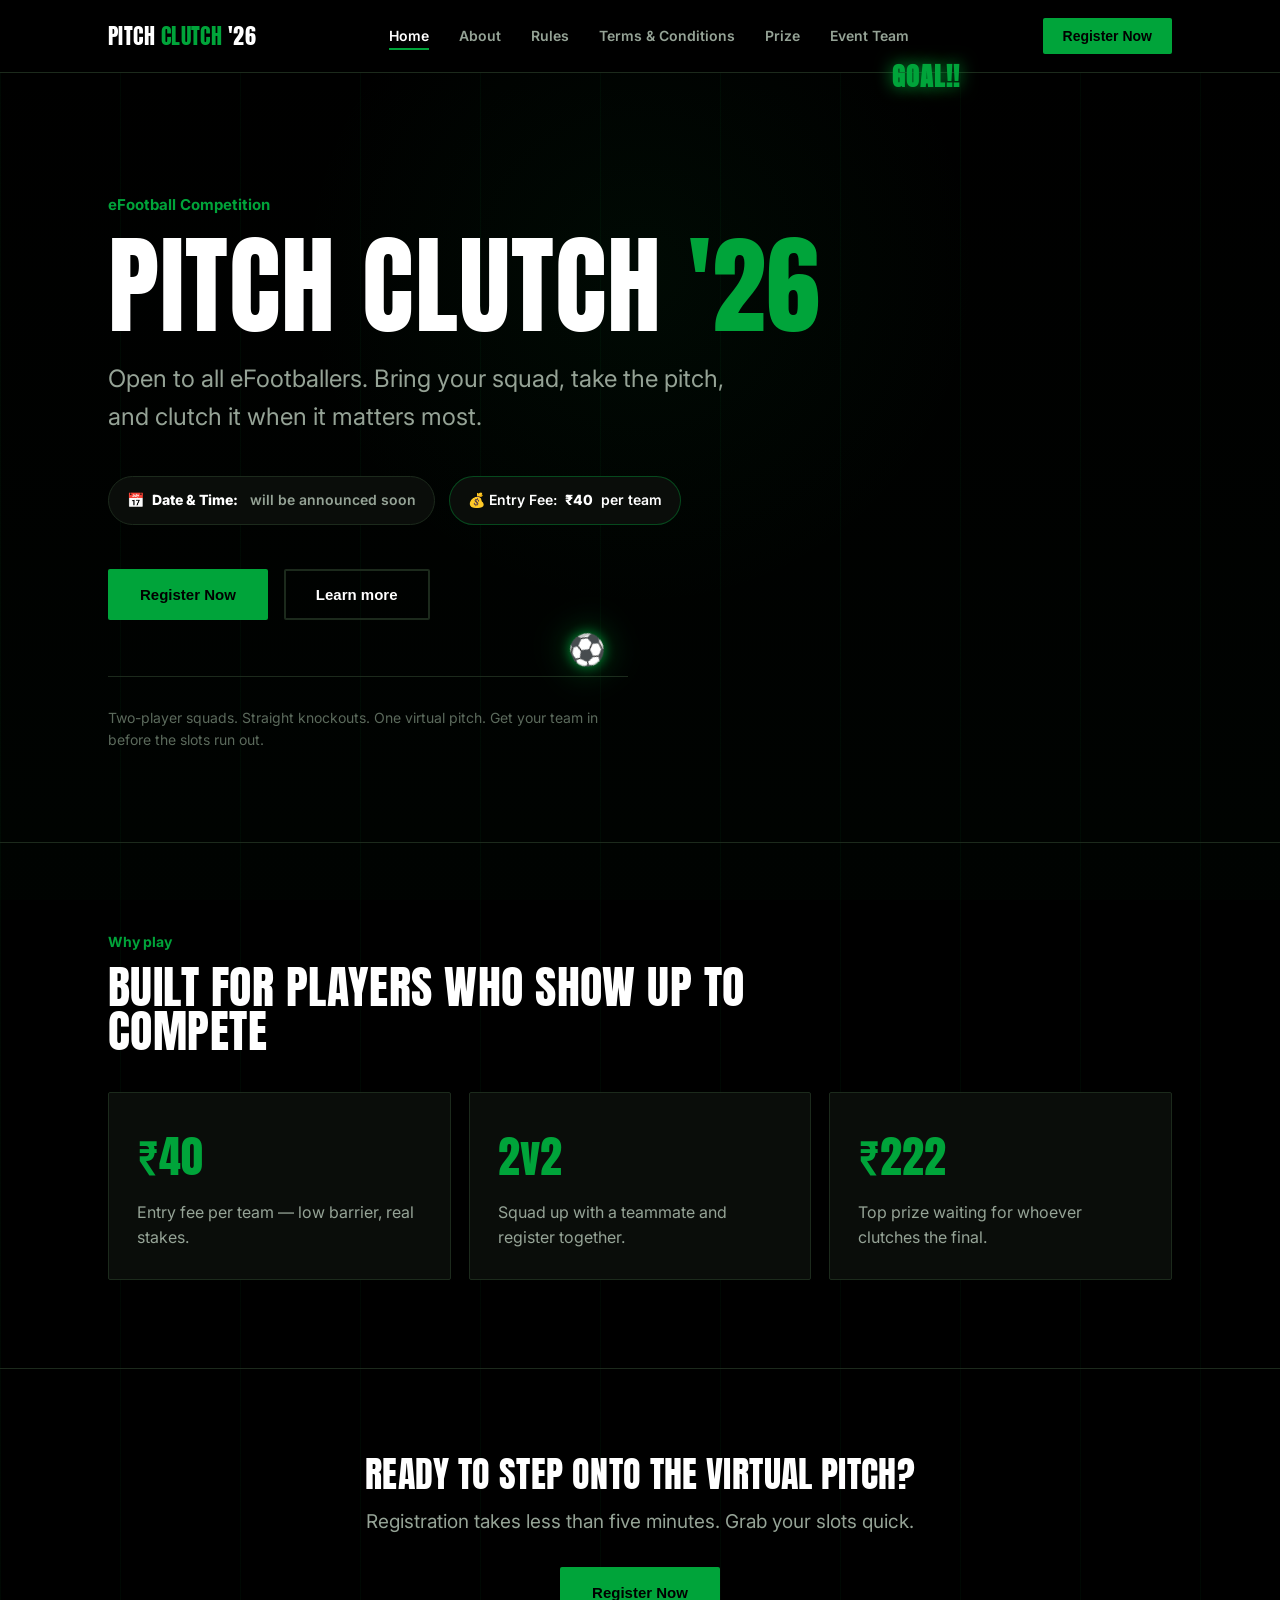
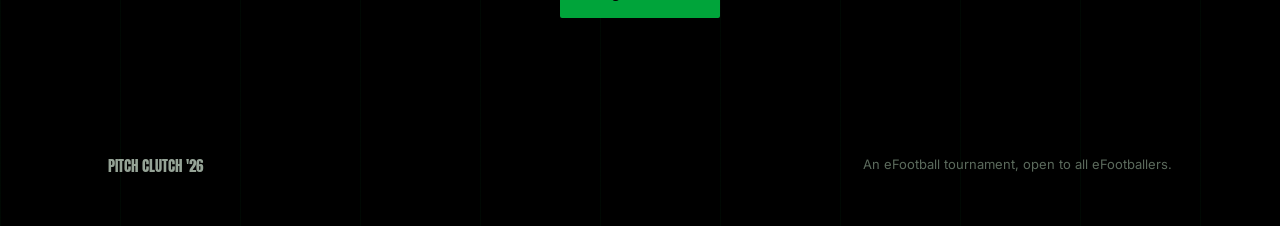
<file: index.html>
<!DOCTYPE html>
<html lang="en">
<head>
<meta charset="UTF-8">
<meta name="viewport" content="width=device-width, initial-scale=1.0">
<title>Pitch Clutch '26 — eFootball Competition</title>
<link rel="stylesheet" href="style.css">
</head>
<body>

<nav class="nav">
  <div class="nav-inner">
    <a href="index.html" class="logo">PITCH <span>CLUTCH</span> '26</a>
    <button class="nav-toggle" aria-label="Toggle menu"><span></span><span></span><span></span></button>
    <ul class="nav-links">
      <li><a href="index.html">Home</a></li>
      <li><a href="about.html">About</a></li>
      <li><a href="rules.html">Rules</a></li>
      <li><a href="terms.html">Terms &amp; Conditions</a></li>
      <li><a href="prize.html">Prize</a></li>
      <li><a href="team.html">Event Team</a></li>
    </ul>
    <a href="register.html"><button class="nav-cta">Register Now</button></a>
  </div>
</nav>

<header class="hero">
  <div class="wrap">
    <div class="hero-eyebrow">eFootball Competition</div>
    <h1 class="display">PITCH CLUTCH <span class="accent">'26</span></h1>
    <p class="hero-sub">Open to all eFootballers. Bring your squad, take the pitch, and clutch it when it matters most.</p>

    <div class="hero-meta">
      <div class="pill">📅 <strong>Date &amp; Time:</strong>&nbsp;will be announced soon</div>
      <div class="pill fee">💰 Entry Fee: <strong>₹40</strong> per team</div>
    </div>

    <div class="hero-actions">
      <a href="register.html"><button class="btn btn-primary">Register Now</button></a>
      <a href="about.html"><button class="btn btn-outline">Learn more</button></a>
    </div>

    <div class="hero-field">
      Two-player squads. Straight knockouts. One virtual pitch. Get your team in before the slots run out.
    </div>
  </div>
</header>

<section>
  <div class="wrap">
    <div class="section-head">
      <div class="kicker">Why play</div>
      <h2 class="display">Built for players who show up to compete</h2>
    </div>
    <div class="card-grid">
      <div class="card">
        <div class="stat-num">₹40</div>
        <p style="color:var(--text-muted);margin-top:8px;">Entry fee per team — low barrier, real stakes.</p>
      </div>
      <div class="card">
        <div class="stat-num">2v2</div>
        <p style="color:var(--text-muted);margin-top:8px;">Squad up with a teammate and register together.</p>
      </div>
      <div class="card">
        <div class="stat-num">₹222</div>
        <p style="color:var(--text-muted);margin-top:8px;">Top prize waiting for whoever clutches the final.</p>
      </div>
    </div>
  </div>
</section>

<section>
  <div class="wrap" style="text-align:center;">
    <div class="display" style="font-size:clamp(26px,4vw,36px);text-transform:uppercase;">Ready to step onto the virtual pitch?</div>
    <p class="lede" style="margin:16px auto 0;">Registration takes less than five minutes. Grab your slots quick.</p>
    <div style="margin-top:30px;">
      <a href="register.html"><button class="btn btn-primary">Register Now</button></a>
    </div>
  </div>
</section>

<footer>
  <div class="wrap" style="display:flex;justify-content:space-between;flex-wrap:wrap;gap:12px;width:100%;">
    <div class="fdisplay">PITCH CLUTCH '26</div>
    <div>An eFootball tournament, open to all eFootballers.</div>
  </div>
</footer>

<script src="app.js"></script>
<script src="pitch-effects.js"></script>
</body>
</html>
</file>
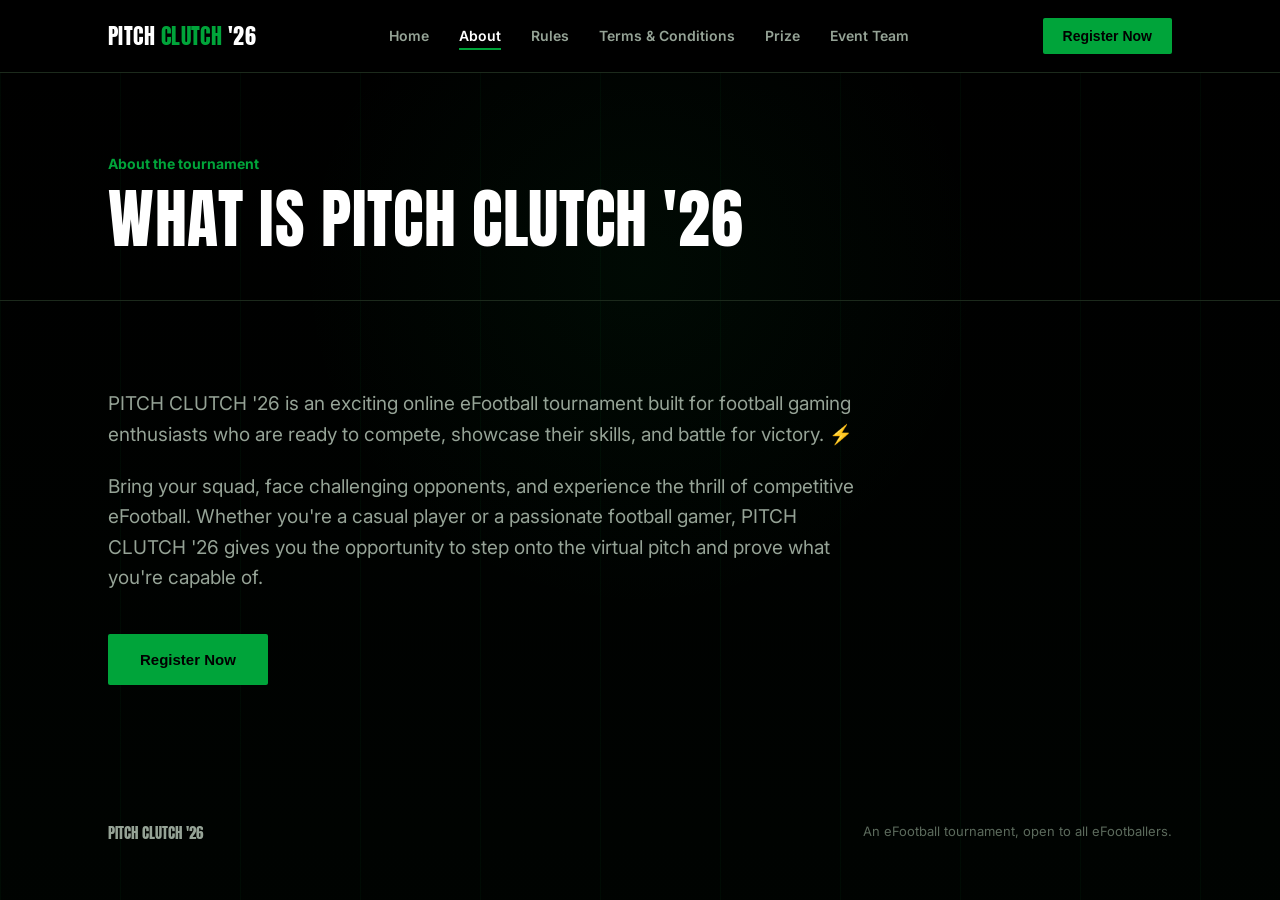
<file: about.html>
<!DOCTYPE html>
<html lang="en">
<head>
<meta charset="UTF-8">
<meta name="viewport" content="width=device-width, initial-scale=1.0">
<title>About — Pitch Clutch '26</title>
<link rel="stylesheet" href="style.css">

</head>
<body>

<nav class="nav">
  <div class="nav-inner">
    <a href="index.html" class="logo">PITCH <span>CLUTCH</span> '26</a>
    <button class="nav-toggle" aria-label="Toggle menu"><span></span><span></span><span></span></button>
    <ul class="nav-links">
      <li><a href="index.html">Home</a></li>
      <li><a href="about.html">About</a></li>
      <li><a href="rules.html">Rules</a></li>
      <li><a href="terms.html">Terms &amp; Conditions</a></li>
      <li><a href="prize.html">Prize</a></li>
      <li><a href="team.html">Event Team</a></li>
    </ul>
    <a href="register.html"><button class="nav-cta">Register Now</button></a>
  </div>
</nav>

<header class="page-head">
  <div class="wrap">
    <div class="kicker">About the tournament</div>
    <h1 class="display">What is Pitch Clutch '26</h1>
  </div>
</header>

<section>
  <div class="wrap">
    <p class="lede" style="max-width:760px;font-size:19px;">
      PITCH CLUTCH '26 is an exciting online eFootball tournament built for football gaming enthusiasts who
      are ready to compete, showcase their skills, and battle for victory. ⚡
    </p>
    <p class="lede" style="max-width:760px;font-size:19px;margin-top:22px;">
      Bring your squad, face challenging opponents, and experience the thrill of competitive eFootball.
      Whether you're a casual player or a passionate football gamer, PITCH CLUTCH '26 gives you the
      opportunity to step onto the virtual pitch and prove what you're capable of.
    </p>
    <div style="margin-top:40px;">
      <a href="register.html"><button class="btn btn-primary">Register Now</button></a>
    </div>
  </div>
</section>

<footer>
  <div class="wrap" style="display:flex;justify-content:space-between;flex-wrap:wrap;gap:12px;width:100%;">
    <div class="fdisplay">PITCH CLUTCH '26</div>
    <div>An eFootball tournament, open to all eFootballers.</div>
  </div>
</footer>

<script src="app.js"></script>
<script src="pitch-effects.js"></script>
</body>
</html>
</file>
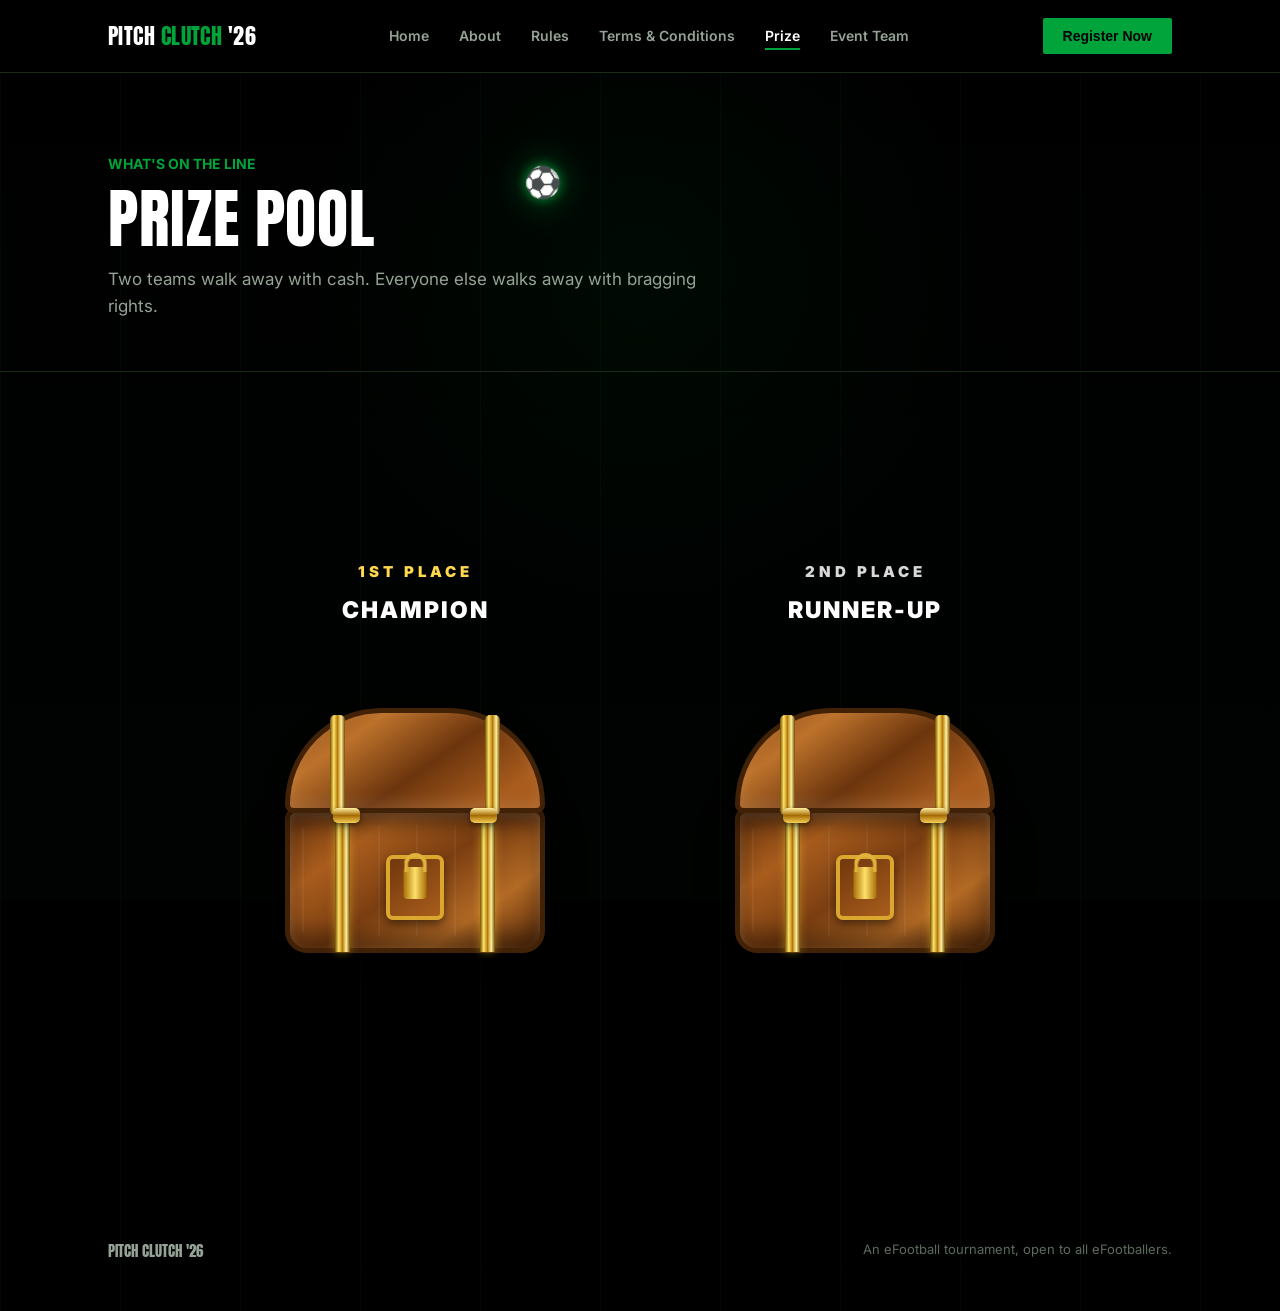
<file: prize.html>
<!DOCTYPE html>
<html lang="en">
<head>
<meta charset="UTF-8">
<meta name="viewport" content="width=device-width, initial-scale=1.0">

<title>Prize — Pitch Clutch '26</title>

<link rel="stylesheet" href="style.css">

<style>

/* =========================================================
   PRIZE AREA
========================================================= */

.prize-stage {
    display: flex;
    justify-content: center;
    align-items: flex-end;
    gap: 120px;
    padding: 100px 20px 130px;
    perspective: 1400px;
    flex-wrap: wrap;
}


/* =========================================================
   PRIZE CARD
========================================================= */

.prize-card {
    width: 330px;
    text-align: center;
    position: relative;
}

.prize-title {
    margin-bottom: 55px;
}

.prize-place {
    font-size: 15px;
    font-weight: 900;
    letter-spacing: 4px;
    margin-bottom: 8px;
}

.prize-card.first .prize-place {
    color: #ffd84d;
}

.prize-card.second .prize-place {
    color: #d8d8d8;
}

.prize-name {
    font-size: 23px;
    font-weight: 900;
    letter-spacing: 2px;
}


/* =========================================================
   TREASURE WRAPPER
========================================================= */

.treasure-wrapper {
    position: relative;

    width: 320px;
    height: 290px;

    margin: auto;

    cursor: pointer;

    transform-style: preserve-3d;
}


/* =========================================================
   IDLE JUMP
========================================================= */

.treasure-wrapper:not(.opened) {
    animation: treasureFloat 2.5s ease-in-out infinite;
}

@keyframes treasureFloat {

    0%, 100% {
        transform: translateY(0);
    }

    50% {
        transform: translateY(-10px);
    }
}


/* =========================================================
   CHEST BODY
========================================================= */

.treasure-chest {

    position: absolute;

    left: 30px;
    bottom: 20px;

    width: 260px;
    height: 145px;

    border-radius: 10px 10px 22px 22px;

    background:
        linear-gradient(
            145deg,
            #6b350e 0%,
            #a95d1d 25%,
            #7b3e11 50%,
            #b36a25 75%,
            #542707 100%
        );

    border: 5px solid #422207;

    box-shadow:
        0 22px 35px rgba(0,0,0,.65),
        inset 0 4px 8px rgba(255,255,255,.16),
        inset 0 -15px 20px rgba(0,0,0,.35);

    transform-style: preserve-3d;
}


/* Wood grain */

.treasure-chest::before {

    content: "";

    position: absolute;

    inset: 12px;

    border-radius: 7px;

    background:
        repeating-linear-gradient(
            90deg,
            rgba(255,255,255,.05) 0px,
            rgba(255,255,255,.05) 2px,
            transparent 2px,
            transparent 38px
        );

    pointer-events: none;
}


/* =========================================================
   CHEST METAL BANDS
========================================================= */

.chest-band {

    position: absolute;

    top: -4px;
    bottom: -4px;

    width: 15px;

    background:
        linear-gradient(
            90deg,
            #765000,
            #ffe36b,
            #b57b08,
            #fff0a0,
            #704800
        );

    box-shadow:
        0 0 8px rgba(255,210,50,.4);

    z-index: 5;
}

.chest-band.left {
    left: 45px;
}

.chest-band.right {
    right: 45px;
}


/* =========================================================
   FRONT LOCK PLATE
========================================================= */

.chest-front {

    position: absolute;

    left: 50%;
    top: 42px;

    transform: translateX(-50%);

    width: 58px;
    height: 65px;

    border: 4px solid #dba72e;

    border-radius: 7px;

    background:
        linear-gradient(
            145deg,
            #71370d,
            #a85d1c
        );

    box-shadow:
        0 4px 10px rgba(0,0,0,.5);

    z-index: 8;
}


/* =========================================================
   LOCK
========================================================= */

.chest-lock {

    position: absolute;

    left: 50%;
    top: 54px;

    transform: translateX(-50%);

    width: 23px;
    height: 32px;

    border-radius: 4px;

    background:
        linear-gradient(
            90deg,
            #a86f06,
            #ffe16b,
            #a86f06
        );

    z-index: 10;
}

.chest-lock::before {

    content: "";

    position: absolute;

    width: 15px;
    height: 15px;

    left: 50%;
    top: -14px;

    transform: translateX(-50%);

    border: 4px solid #e0b33c;

    border-bottom: 0;

    border-radius: 12px 12px 0 0;
}


/* =========================================================
   LID
========================================================= */

.chest-lid {

    position: absolute;

    left: 30px;
    bottom: 160px;

    width: 260px;
    height: 105px;

    transform-origin: 50% 100%;

    transform-style: preserve-3d;

    transform: rotateX(0deg);

    transition:
        transform .85s cubic-bezier(.2,.85,.25,1);

    z-index: 30;
}


/* Curved lid */

.lid-top {

    position: absolute;

    left: 0;
    bottom: 0;

    width: 260px;
    height: 105px;

    border-radius:
        135px 135px 12px 12px;

    background:
        linear-gradient(
            145deg,
            #8b4814,
            #bd722b 25%,
            #6c350d 55%,
            #a95c1d 85%
        );

    border: 5px solid #422207;

    box-shadow:
        0 -5px 15px rgba(255,255,255,.1) inset,
        0 10px 20px rgba(0,0,0,.5);
}


/* Lid bands */

.lid-band {

    position: absolute;

    bottom: -2px;

    width: 15px;
    height: 100px;

    border-radius: 5px;

    background:
        linear-gradient(
            90deg,
            #765000,
            #ffe36b,
            #b57b08,
            #fff0a0,
            #704800
        );

    z-index: 5;
}

.lid-band.left {
    left: 45px;
}

.lid-band.right {
    right: 45px;
}


/* =========================================================
   HINGES
========================================================= */

.hinge {

    position: absolute;

    width: 27px;
    height: 15px;

    bottom: 150px;

    border-radius: 5px;

    background:
        linear-gradient(
            180deg,
            #fff0a0,
            #a66b05,
            #f6cf55
        );

    box-shadow:
        0 2px 5px rgba(0,0,0,.5);

    z-index: 40;
}

.hinge.left {
    left: 78px;
}

.hinge.right {
    right: 78px;
}


/* =========================================================
   CASH PRIZE
========================================================= */

.cash-prize {

    position: absolute;

    left: 50%;
    top: -35px;

    transform:
        translate(-50%, 25px)
        scale(.7);

    opacity: 0;

    white-space: nowrap;

    font-size: 26px;
    font-weight: 950;

    letter-spacing: 2px;

    z-index: 100;

    pointer-events: none;

    transition:
        opacity .35s ease,
        transform .65s cubic-bezier(.17,.89,.32,1.49);
}


/* First */

.prize-card.first .cash-prize {

    color: #ffd84d;

    text-shadow:
        0 0 8px #ffd84d,
        0 0 25px rgba(255,200,30,.8),
        0 0 45px rgba(255,180,0,.4);
}


/* Second */

.prize-card.second .cash-prize {

    color: #e4e4e4;

    text-shadow:
        0 0 8px white,
        0 0 22px rgba(220,220,220,.8);
}


/* =========================================================
   OPENED
========================================================= */

.treasure-wrapper.opened .chest-lid {

    transform:
        rotateX(-115deg);
}

.treasure-wrapper.opened .cash-prize {

    opacity: 1;

    transform:
        translate(-50%, -15px)
        scale(1);
}


/* =========================================================
   CHEST BULGE
========================================================= */

.treasure-wrapper.opening .treasure-chest {

    animation:
        chestBulge .7s cubic-bezier(.15,.9,.3,1);
}

@keyframes chestBulge {

    0% {
        transform: scale(1);
    }

    30% {
        transform:
            scale(1.1)
            translateY(-10px);
    }

    50% {
        transform:
            scale(.96)
            translateY(4px);
    }

    70% {
        transform:
            scale(1.05)
            translateY(-4px);
    }

    100% {
        transform: scale(1);
    }
}


/* =========================================================
   FULL SCREEN POPPER
========================================================= */

.popper-piece {

    position: fixed;

    width: 9px;
    height: 17px;

    border-radius: 2px;

    pointer-events: none;

    z-index: 99999;

    opacity: 1;

    animation:
        popperBurst 1.9s cubic-bezier(.12,.8,.25,1)
        forwards;
}


/* Burst */

@keyframes popperBurst {

    0% {

        opacity: 1;

        transform:
            translate(0,0)
            rotate(0deg)
            scale(1.3);
    }

    45% {

        opacity: 1;

        transform:
            translate(
                calc(var(--x) * .55),
                calc(var(--y) * .55)
            )
            rotate(var(--r))
            scale(1);
    }

    100% {

        opacity: 0;

        transform:
            translate(
                var(--x),
                var(--y)
            )
            rotate(var(--r))
            scale(.65);
    }
}


/* =========================================================
   MOBILE
========================================================= */

@media (max-width: 800px) {

    .prize-stage {

        gap: 100px;

        padding-top: 60px;
    }

    .prize-card {

        width: 320px;
    }
}

</style>
</head>


<body>


<!-- =======================================================
     NAVIGATION
======================================================= -->

<nav class="nav">

    <div class="nav-inner">

        <a href="index.html" class="logo">
            PITCH <span>CLUTCH</span> '26
        </a>

        <button
            class="nav-toggle"
            aria-label="Toggle menu"
        >
            <span></span>
            <span></span>
            <span></span>
        </button>

        <ul class="nav-links">

            <li>
                <a href="index.html">Home</a>
            </li>

            <li>
                <a href="about.html">About</a>
            </li>

            <li>
                <a href="rules.html">Rules</a>
            </li>

            <li>
                <a href="terms.html">
                    Terms &amp; Conditions
                </a>
            </li>

            <li>
                <a href="prize.html">Prize</a>
            </li>

            <li>
                <a href="team.html">Event Team</a>
            </li>

        </ul>

        <a href="register.html">
            <button class="nav-cta">
                Register Now
            </button>
        </a>

    </div>

</nav>


<!-- =======================================================
     HEADER
======================================================= -->

<header class="page-head">

    <div class="wrap">

        <div class="kicker">
            WHAT'S ON THE LINE
        </div>

        <h1 class="display">
            Prize Pool
        </h1>

        <p>
            Two teams walk away with cash.
            Everyone else walks away with bragging rights.
        </p>

    </div>

</header>


<!-- =======================================================
     PRIZES
======================================================= -->

<section>

<div class="wrap">

<div class="prize-stage">


    <!-- ===================================================
         FIRST PRIZE — LEFT
    ==================================================== -->

    <div class="prize-card first">

        <div class="prize-title">

            <div class="prize-place">
                1ST PLACE
            </div>

            <div class="prize-name">
                CHAMPION
            </div>

        </div>


        <div
            class="treasure-wrapper"
            data-prize="222"
        >

            <div class="cash-prize">
                CASH PRIZE / ₹222
            </div>


            <!-- LID -->

            <div class="chest-lid">

                <div class="lid-top"></div>

                <div class="lid-band left"></div>
                <div class="lid-band right"></div>

            </div>


            <!-- HINGES -->

            <div class="hinge left"></div>
            <div class="hinge right"></div>


            <!-- BODY -->

            <div class="treasure-chest">

                <div class="chest-band left"></div>
                <div class="chest-band right"></div>

                <div class="chest-front"></div>

                <div class="chest-lock"></div>

            </div>

        </div>

    </div>



    <!-- ===================================================
         SECOND PRIZE — RIGHT
    ==================================================== -->

    <div class="prize-card second">

        <div class="prize-title">

            <div class="prize-place">
                2ND PLACE
            </div>

            <div class="prize-name">
                RUNNER-UP
            </div>

        </div>


        <div
            class="treasure-wrapper"
            data-prize="101"
        >

            <div class="cash-prize">
                CASH PRIZE / ₹101
            </div>


            <!-- LID -->

            <div class="chest-lid">

                <div class="lid-top"></div>

                <div class="lid-band left"></div>
                <div class="lid-band right"></div>

            </div>


            <!-- HINGES -->

            <div class="hinge left"></div>
            <div class="hinge right"></div>


            <!-- BODY -->

            <div class="treasure-chest">

                <div class="chest-band left"></div>
                <div class="chest-band right"></div>

                <div class="chest-front"></div>

                <div class="chest-lock"></div>

            </div>

        </div>

    </div>


</div>

</div>

</section>


<!-- =======================================================
     FOOTER
======================================================= -->

<footer>

<div
    class="wrap"
    style="
        display:flex;
        justify-content:space-between;
        flex-wrap:wrap;
        gap:12px;
        width:100%;
    "
>

    <div class="fdisplay">
        PITCH CLUTCH '26
    </div>

    <div>
        An eFootball tournament,
        open to all eFootballers.
    </div>

</div>

</footer>


<script src="app.js"></script>
<script src="pitch-effects.js"></script>


<script>

/* =========================================================
   TREASURE CHEST CLICK
========================================================= */

document
.querySelectorAll(".treasure-wrapper")
.forEach(chest => {

    chest.addEventListener("click", function () {

        /* Prevent second activation */

        if (
            this.classList.contains("opened") ||
            this.classList.contains("opening")
        ) {
            return;
        }


        /* Start chest bulge */

        this.classList.add("opening");


        /* Open lid */

        setTimeout(() => {

            this.classList.add("opened");

        }, 180);


        /* Fire popper */

        setTimeout(() => {

            createPopper(this);

        }, 300);

    });

});


/* =========================================================
   POPPER
========================================================= */

function createPopper(chest) {

    const rect =
        chest.getBoundingClientRect();


    /*
     * Exact launch point.
     * Starts from the top-middle of the chest.
     */

    const startX =
        rect.left + rect.width / 2;

    const startY =
        rect.top + 75;


    /*
     * Large amount of particles.
     */

    const total = 110;


    /*
     * Event colors.
     */

    const colors = [

        "#00ff66",
        "#00c853",
        "#ffd84d",
        "#fff2a6",
        "#ffffff",
        "#cfcfcf",
        "#9e9e9e"

    ];


    for (let i = 0; i < total; i++) {

        const piece =
            document.createElement("div");


        piece.className =
            "popper-piece";


        /*
         * Random size.
         */

        const size =
            5 + Math.random() * 9;

        piece.style.width =
            size + "px";

        piece.style.height =
            8 + Math.random() * 13 + "px";


        /*
         * Random direction.
         *
         * Mostly upward and outward
         * so it looks like an actual
         * celebration popper.
         */

        const angle =
            Math.random() * Math.PI * 2;


        const distance =
            180 + Math.random() * 600;


        const x =
            Math.cos(angle) * distance;


        const y =
            Math.sin(angle) * distance - 180;


        piece.style.setProperty(
            "--x",
            x + "px"
        );


        piece.style.setProperty(
            "--y",
            y + "px"
        );


        /*
         * Random rotation.
         */

        piece.style.setProperty(
            "--r",
            (Math.random() * 1200 - 600) + "deg"
        );


        /*
         * RANDOM VISIBLE COLOR
         */

        piece.style.background =
            colors[
                Math.floor(
                    Math.random() * colors.length
                )
            ];


        /*
         * Random starting rotation.
         */

        piece.style.transform =
            "rotate(" +
            (Math.random() * 360) +
            "deg)";


        /*
         * Starting position.
         */

        piece.style.left =
            startX + "px";

        piece.style.top =
            startY + "px";


        /*
         * Tiny stagger.
         */

        piece.style.animationDelay =
            (Math.random() * .18) + "s";


        document.body.appendChild(piece);


        /*
         * Remove after animation.
         */

        setTimeout(() => {

            piece.remove();

        }, 2300);

    }

}

</script>

</body>
</html>
</file>
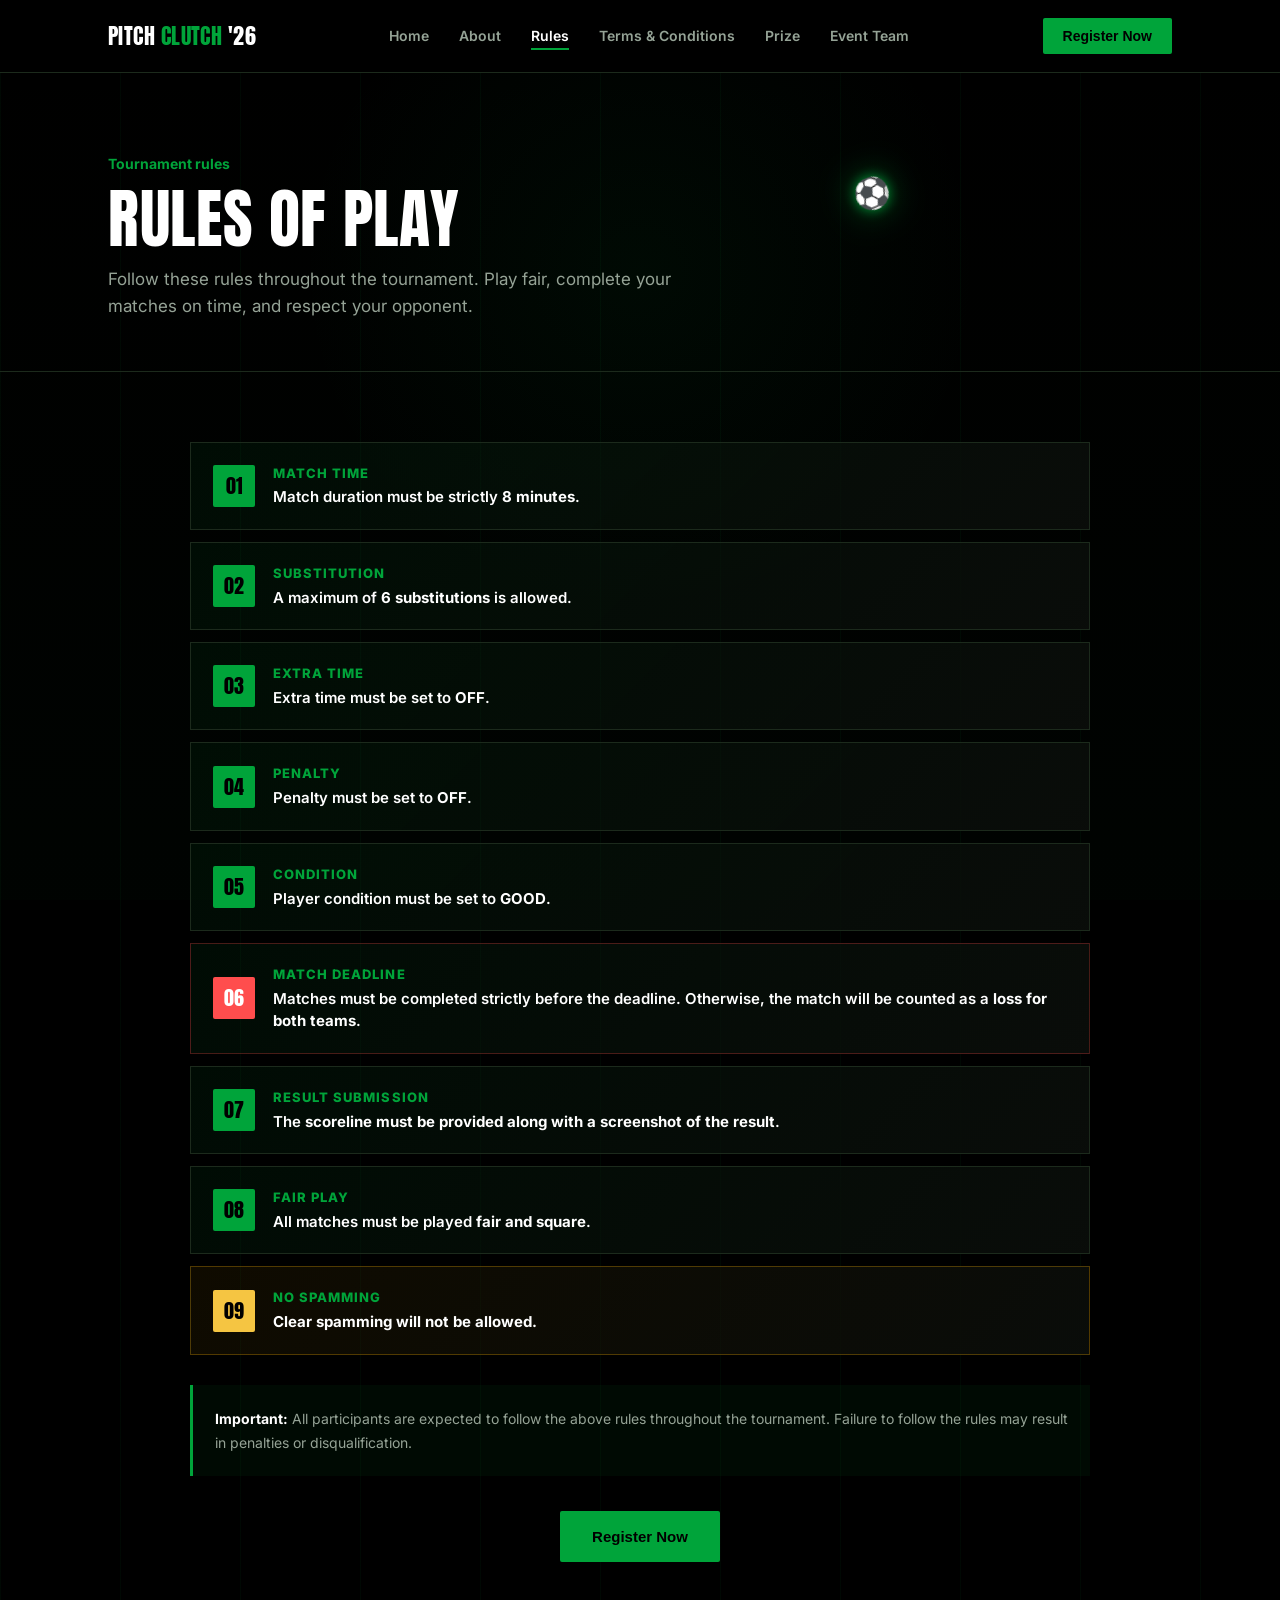
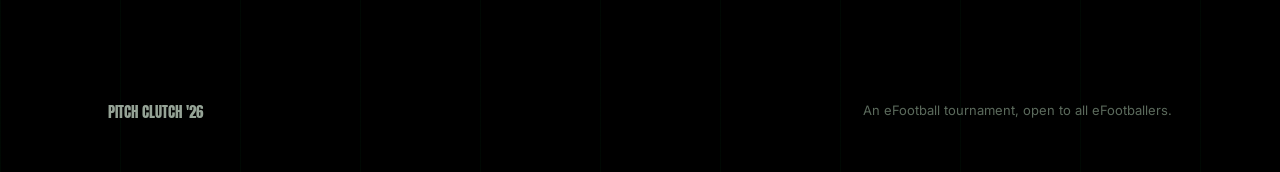
<file: rules.html>
<!DOCTYPE html>
<html lang="en">
<head>
<meta charset="UTF-8">
<meta name="viewport" content="width=device-width, initial-scale=1.0">
<title>Rules — Pitch Clutch '26</title>
<link rel="stylesheet" href="style.css">

<style>
/* ============================================================
   PITCH CLUTCH '26 — RULES PAGE
   ============================================================ */

.rules-section {
  padding: 70px 0 90px;
}

.rules-container {
  max-width: 900px;
  margin: 0 auto;
}

.rules-list {
  display: flex;
  flex-direction: column;
  gap: 12px;
}

.rule-card {
  position: relative;
  display: flex;
  align-items: center;
  gap: 18px;

  background:
    linear-gradient(
      135deg,
      rgba(0,164,58,0.07),
      rgba(10,13,10,0.95)
    );

  border: 1px solid var(--line);
  padding: 20px 22px;

  transition:
    transform .2s ease,
    border-color .2s ease,
    background .2s ease;
}

.rule-card:hover {
  transform: translateX(5px);
  border-color: rgba(0,164,58,.5);
  background:
    linear-gradient(
      135deg,
      rgba(0,164,58,0.12),
      rgba(10,13,10,0.98)
    );
}

.rule-number {
  min-width: 42px;
  height: 42px;

  display: flex;
  align-items: center;
  justify-content: center;

  background: var(--primary);
  color: #000;

  font-family: 'Anton', sans-serif;
  font-size: 20px;

  border-radius: 2px;
}

.rule-content {
  flex: 1;
}

.rule-title {
  font-size: 13px;
  font-weight: 800;
  letter-spacing: .08em;
  color: var(--primary);
  text-transform: uppercase;
  margin-bottom: 3px;
}

.rule-text {
  color: var(--text);
  font-size: 15px;
  font-weight: 600;
  line-height: 1.5;
}

.rule-warning {
  border-color: rgba(255,180,0,.28);
  background:
    linear-gradient(
      135deg,
      rgba(255,180,0,.06),
      rgba(10,13,10,.95)
    );
}

.rule-warning:hover {
  border-color: rgba(255,180,0,.5);
}

.rule-warning .rule-number {
  background: #f5c542;
}

.rule-important {
  border-color: rgba(255,70,70,.28);
}

.rule-important .rule-number {
  background: #ff4d4d;
  color: #fff;
}

.rules-note {
  margin-top: 30px;
  padding: 22px;

  border-left: 3px solid var(--primary);

  background: rgba(0,164,58,.06);

  color: var(--text-muted);
  font-size: 14px;
  line-height: 1.7;
}

.rules-note strong {
  color: var(--text);
}

@media (max-width:640px) {

  .rules-section {
    padding: 50px 0 70px;
  }

  .rule-card {
    align-items: flex-start;
    gap: 14px;
    padding: 17px;
  }

  .rule-number {
    min-width: 36px;
    height: 36px;
    font-size: 17px;
  }

  .rule-title {
    font-size: 11px;
  }

  .rule-text {
    font-size: 14px;
  }

}
</style>
</head>

<body>

<nav class="nav">
  <div class="nav-inner">

    <a href="index.html" class="logo">
      PITCH <span>CLUTCH</span> '26
    </a>

    <button
      class="nav-toggle"
      aria-label="Toggle menu"
      aria-expanded="false">
      <span></span>
      <span></span>
      <span></span>
    </button>

    <ul class="nav-links">
      <li><a href="index.html">Home</a></li>
      <li><a href="about.html">About</a></li>
      <li><a href="rules.html">Rules</a></li>
      <li><a href="terms.html">Terms &amp; Conditions</a></li>
      <li><a href="prize.html">Prize</a></li>
      <li><a href="team.html">Event Team</a></li>
    </ul>

    <a href="register.html">
      <button class="nav-cta">Register Now</button>
    </a>

  </div>
</nav>


<header class="page-head">
  <div class="wrap">

    <div class="kicker">Tournament rules</div>

    <h1 class="display">Rules of play</h1>

    <p>
      Follow these rules throughout the tournament.
      Play fair, complete your matches on time, and respect your opponent.
    </p>

  </div>
</header>


<section class="rules-section">

  <div class="wrap">

    <div class="rules-container">

      <div class="rules-list">

        <!-- RULE 01 -->
        <div class="rule-card">

          <div class="rule-number">01</div>

          <div class="rule-content">

            <div class="rule-title">Match Time</div>

            <div class="rule-text">
              Match duration must be strictly <strong>8 minutes</strong>.
            </div>

          </div>

        </div>


        <!-- RULE 02 -->
        <div class="rule-card">

          <div class="rule-number">02</div>

          <div class="rule-content">

            <div class="rule-title">Substitution</div>

            <div class="rule-text">
              A maximum of <strong>6 substitutions</strong> is allowed.
            </div>

          </div>

        </div>


        <!-- RULE 03 -->
        <div class="rule-card">

          <div class="rule-number">03</div>

          <div class="rule-content">

            <div class="rule-title">Extra Time</div>

            <div class="rule-text">
              Extra time must be set to <strong>OFF</strong>.
            </div>

          </div>

        </div>


        <!-- RULE 04 -->
        <div class="rule-card">

          <div class="rule-number">04</div>

          <div class="rule-content">

            <div class="rule-title">Penalty</div>

            <div class="rule-text">
              Penalty must be set to <strong>OFF</strong>.
            </div>

          </div>

        </div>


        <!-- RULE 05 -->
        <div class="rule-card">

          <div class="rule-number">05</div>

          <div class="rule-content">

            <div class="rule-title">Condition</div>

            <div class="rule-text">
              Player condition must be set to <strong>GOOD</strong>.
            </div>

          </div>

        </div>


        <!-- RULE 06 -->
        <div class="rule-card rule-important">

          <div class="rule-number">06</div>

          <div class="rule-content">

            <div class="rule-title">Match Deadline</div>

            <div class="rule-text">
              Matches must be completed strictly before the deadline.
              Otherwise, the match will be counted as a
              <strong>loss for both teams</strong>.
            </div>

          </div>

        </div>


        <!-- RULE 07 -->
        <div class="rule-card">

          <div class="rule-number">07</div>

          <div class="rule-content">

            <div class="rule-title">Result Submission</div>

            <div class="rule-text">
              The <strong>scoreline must be provided along with a screenshot
              of the result</strong>.
            </div>

          </div>

        </div>


        <!-- RULE 08 -->
        <div class="rule-card">

          <div class="rule-number">08</div>

          <div class="rule-content">

            <div class="rule-title">Fair Play</div>

            <div class="rule-text">
              All matches must be played <strong>fair and square</strong>.
            </div>

          </div>

        </div>


        <!-- RULE 09 -->
        <div class="rule-card rule-warning">

          <div class="rule-number">09</div>

          <div class="rule-content">

            <div class="rule-title">No Spamming</div>

            <div class="rule-text">
              <strong>Clear spamming will not be allowed.</strong>
            </div>

          </div>

        </div>

      </div>


      <div class="rules-note">
        <strong>Important:</strong>
        All participants are expected to follow the above rules throughout
        the tournament. Failure to follow the rules may result in penalties
        or disqualification.
      </div>


      <div style="text-align:center;margin-top:35px;">

        <a href="register.html">
          <button class="btn btn-primary">
            Register Now
          </button>
        </a>

      </div>

    </div>

  </div>

</section>


<footer>

  <div
    class="wrap"
    style="display:flex;justify-content:space-between;flex-wrap:wrap;gap:12px;width:100%;">

    <div class="fdisplay">
      PITCH CLUTCH '26
    </div>

    <div>
      An eFootball tournament, open to all eFootballers.
    </div>

  </div>

</footer>


<script src="app.js"></script>
<script src="pitch-effects.js"></script>

</body>
</html>
</file>
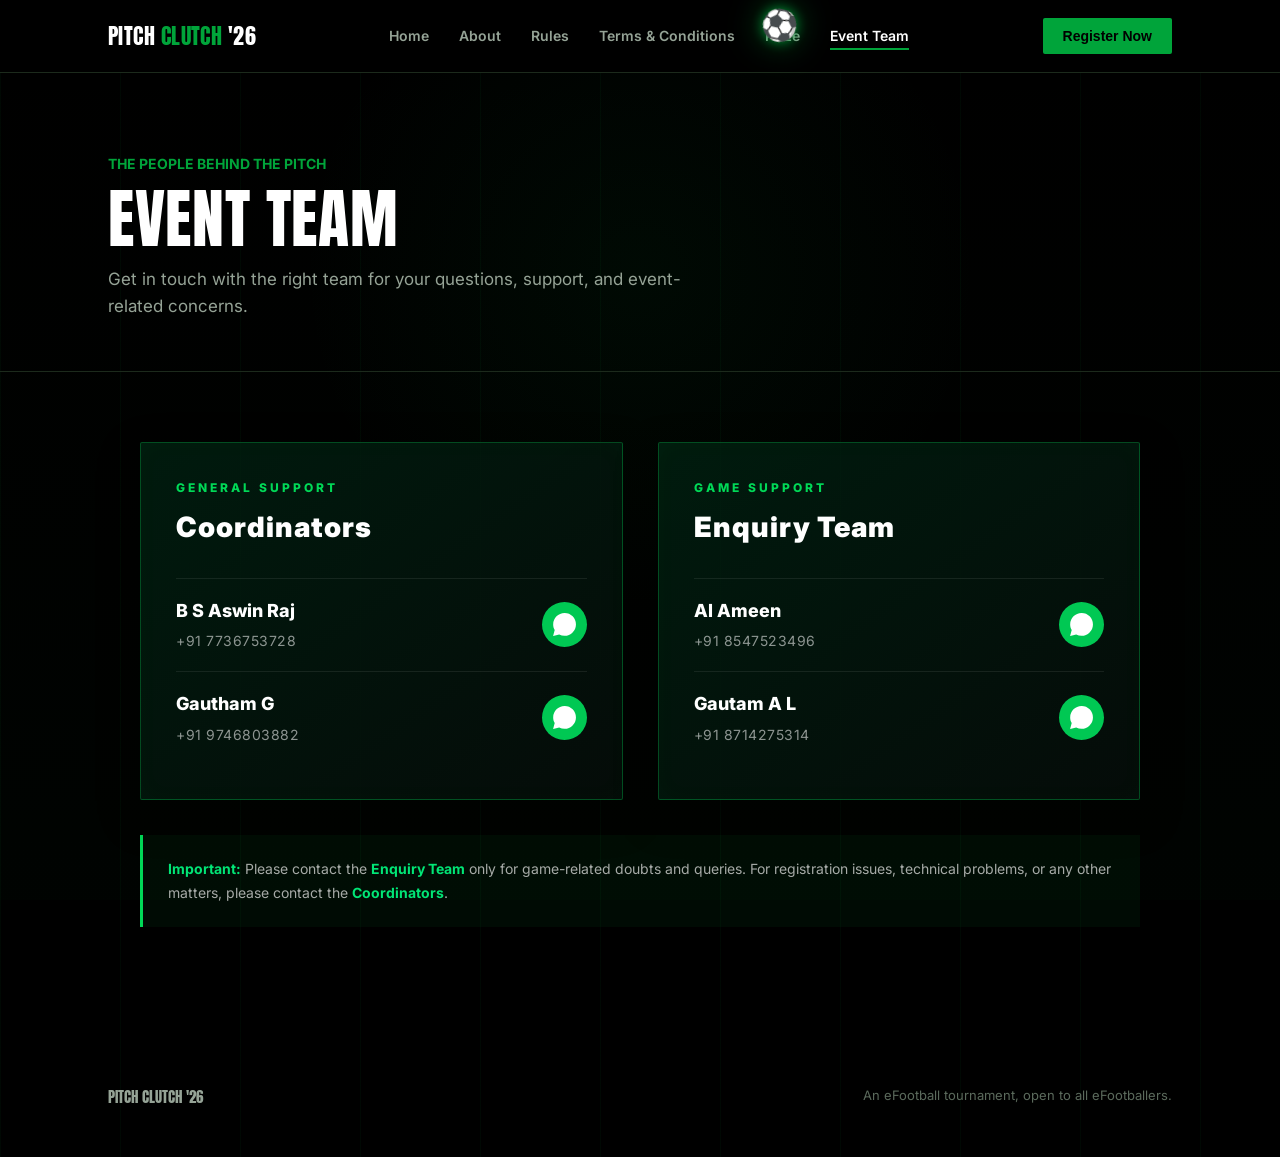
<file: team.html>
<!DOCTYPE html>
<html lang="en">
<head>
<meta charset="UTF-8">
<meta name="viewport" content="width=device-width, initial-scale=1.0">

<title>Event Team — Pitch Clutch '26</title>

<link rel="stylesheet" href="style.css">

<style>

/* =========================================================
   TEAM SECTION
========================================================= */

.team-section {
    padding: 70px 20px 110px;
}

.team-grid {
    max-width: 1000px;
    margin: 0 auto;

    display: grid;
    grid-template-columns: repeat(2, 1fr);
    gap: 35px;
}


/* =========================================================
   TEAM CARD
========================================================= */

.team-card {
    position: relative;

    padding: 35px;

    border: 1px solid rgba(0, 255, 100, 0.25);

    background:
        linear-gradient(
            145deg,
            rgba(0, 35, 18, 0.75),
            rgba(5, 12, 9, 0.95)
        );

    box-shadow:
        0 15px 40px rgba(0,0,0,.35),
        inset 0 0 25px rgba(0,255,100,.025);

    transition:
        transform .3s ease,
        border-color .3s ease,
        box-shadow .3s ease;
}

.team-card:hover {
    transform: translateY(-6px);

    border-color: rgba(0, 255, 100, .55);

    box-shadow:
        0 20px 45px rgba(0,0,0,.5),
        0 0 25px rgba(0,255,100,.08);
}


/* =========================================================
   CARD HEADING
========================================================= */

.team-card-header {
    margin-bottom: 28px;
}

.team-card-kicker {
    font-size: 12px;

    font-weight: 800;

    letter-spacing: 3px;

    color: #00d957;

    margin-bottom: 8px;
}

.team-card h2 {
    margin: 0;

    font-size: 28px;

    font-weight: 900;

    letter-spacing: 1px;
}


/* =========================================================
   TEAM MEMBER
========================================================= */

.team-member {

    display: flex;

    align-items: center;

    justify-content: space-between;

    gap: 15px;

    padding: 18px 0;

    border-top:
        1px solid rgba(255,255,255,.08);
}

.team-member:first-of-type {
    border-top: none;
}


/* Person information */

.member-info {
    min-width: 0;
}

.member-name {
    font-size: 18px;

    font-weight: 800;

    margin-bottom: 5px;
}

.member-phone {
    font-size: 14px;

    color: rgba(255,255,255,.55);

    letter-spacing: .5px;
}


/* =========================================================
   WHATSAPP BUTTON
========================================================= */

.whatsapp-button {

    flex-shrink: 0;

    width: 45px;
    height: 45px;

    display: flex;

    align-items: center;

    justify-content: center;

    border-radius: 50%;

    background: #00c853;

    color: white;

    text-decoration: none;

    box-shadow:
        0 0 0 rgba(0,200,83,0);

    transition:
        transform .25s ease,
        box-shadow .25s ease,
        background .25s ease;
}

.whatsapp-button:hover {

    transform:
        scale(1.12);

    background: #00e676;

    box-shadow:
        0 0 18px rgba(0,230,118,.5);
}


/* WhatsApp SVG */

.whatsapp-button svg {

    width: 23px;
    height: 23px;

    fill: currentColor;
}


/* =========================================================
   NOTE
========================================================= */

.team-note {

    max-width: 1000px;

    margin: 35px auto 0;

    padding: 22px 25px;

    border-left:
        3px solid #00d957;

    background:
        rgba(0, 255, 100, .045);

    color:
        rgba(255,255,255,.65);

    font-size: 14px;

    line-height: 1.7;
}

.team-note strong {

    color: #00e676;
}


/* =========================================================
   MOBILE
========================================================= */

@media (max-width: 750px) {

    .team-grid {
        grid-template-columns: 1fr;

        gap: 25px;
    }

    .team-card {
        padding: 28px 22px;
    }

    .team-card h2 {
        font-size: 24px;
    }

}

</style>
</head>


<body>


<!-- =======================================================
     NAVIGATION
======================================================= -->

<nav class="nav">

    <div class="nav-inner">

        <a href="index.html" class="logo">
            PITCH <span>CLUTCH</span> '26
        </a>


        <button
            class="nav-toggle"
            aria-label="Toggle menu"
        >
            <span></span>
            <span></span>
            <span></span>
        </button>


        <ul class="nav-links">

            <li>
                <a href="index.html">Home</a>
            </li>

            <li>
                <a href="about.html">About</a>
            </li>

            <li>
                <a href="rules.html">Rules</a>
            </li>

            <li>
                <a href="terms.html">
                    Terms &amp; Conditions
                </a>
            </li>

            <li>
                <a href="prize.html">Prize</a>
            </li>

            <li>
                <a href="team.html">Event Team</a>
            </li>

        </ul>


        <a href="register.html">
            <button class="nav-cta">
                Register Now
            </button>
        </a>

    </div>

</nav>


<!-- =======================================================
     PAGE HEADER
======================================================= -->

<header class="page-head">

    <div class="wrap">

        <div class="kicker">
            THE PEOPLE BEHIND THE PITCH
        </div>

        <h1 class="display">
            Event Team
        </h1>

        <p>
            Get in touch with the right team for your
            questions, support, and event-related concerns.
        </p>

    </div>

</header>


<!-- =======================================================
     TEAM
======================================================= -->

<section class="team-section">

    <div class="team-grid">


        <!-- =================================================
             COORDINATORS
        ================================================== -->

        <div class="team-card">

            <div class="team-card-header">

                <div class="team-card-kicker">
                    GENERAL SUPPORT
                </div>

                <h2>
                    Coordinators
                </h2>

            </div>


            <!-- ASWIN -->

            <div class="team-member">

                <div class="member-info">

                    <div class="member-name">
                        B S Aswin Raj
                    </div>

                    <div class="member-phone">
                        +91 7736753728
                    </div>

                </div>


                <a
                    href="https://wa.me/917736753728"
                    class="whatsapp-button"
                    target="_blank"
                    rel="noopener noreferrer"
                    aria-label="Chat with B S Aswin Raj on WhatsApp"
                    title="Chat on WhatsApp"
                >

                    <svg
                        viewBox="0 0 24 24"
                        aria-hidden="true"
                    >
                        <path d="M20.52 3.48A11.87 11.87 0 0 0 12.06 0C5.51 0 .18 5.33.18 11.88c0 2.09.55 4.13 1.6 5.92L.1 24l6.35-1.66a11.88 11.88 0 0 0 5.61 1.42h.01c6.55 0 11.88-5.33 11.88-11.88 0-3.17-1.24-6.15-3.43-8.4ZM12.07 21.7h-.01a9.8 9.8 0 0 1-5-.?"></path>
                    </svg>

                </a>

            </div>


            <!-- GAUTHAM -->

            <div class="team-member">

                <div class="member-info">

                    <div class="member-name">
                        Gautham G
                    </div>

                    <div class="member-phone">
                        +91 9746803882
                    </div>

                </div>


                <a
                    href="https://wa.me/919746803882"
                    class="whatsapp-button"
                    target="_blank"
                    rel="noopener noreferrer"
                    aria-label="Chat with Gautham G on WhatsApp"
                    title="Chat on WhatsApp"
                >

                    <svg
                        viewBox="0 0 24 24"
                        aria-hidden="true"
                    >
                        <path d="M20.52 3.48A11.87 11.87 0 0 0 12.06 0C5.51 0 .18 5.33.18 11.88c0 2.09.55 4.13 1.6 5.92L.1 24l6.35-1.66a11.88 11.88 0 0 0 5.61 1.42h.01c6.55 0 11.88-5.33 11.88-11.88 0-3.17-1.24-6.15-3.43-8.4ZM12.07 21.7h-.01a9.8 9.8 0 0 1-5-.?"></path>
                    </svg>

                </a>

            </div>

        </div>



        <!-- =================================================
             ENQUIRY TEAM
        ================================================== -->

        <div class="team-card">

            <div class="team-card-header">

                <div class="team-card-kicker">
                    GAME SUPPORT
                </div>

                <h2>
                    Enquiry Team
                </h2>

            </div>


            <!-- AL AMEEN -->

            <div class="team-member">

                <div class="member-info">

                    <div class="member-name">
                        Al Ameen
                    </div>

                    <div class="member-phone">
                        +91 8547523496
                    </div>

                </div>


                <a
                    href="https://wa.me/918547523496"
                    class="whatsapp-button"
                    target="_blank"
                    rel="noopener noreferrer"
                    aria-label="Chat with Al Ameen on WhatsApp"
                    title="Chat on WhatsApp"
                >

                    <svg
                        viewBox="0 0 24 24"
                        aria-hidden="true"
                    >
                        <path d="M20.52 3.48A11.87 11.87 0 0 0 12.06 0C5.51 0 .18 5.33.18 11.88c0 2.09.55 4.13 1.6 5.92L.1 24l6.35-1.66a11.88 11.88 0 0 0 5.61 1.42h.01c6.55 0 11.88-5.33 11.88-11.88 0-3.17-1.24-6.15-3.43-8.4ZM12.07 21.7h-.01a9.8 9.8 0 0 1-5-.?"></path>
                    </svg>

                </a>

            </div>


            <!-- GAUTAM -->

            <div class="team-member">

                <div class="member-info">

                    <div class="member-name">
                        Gautam A L
                    </div>

                    <div class="member-phone">
                        +91 8714275314
                    </div>

                </div>


                <a
                    href="https://wa.me/918714275314"
                    class="whatsapp-button"
                    target="_blank"
                    rel="noopener noreferrer"
                    aria-label="Chat with Gautam A L on WhatsApp"
                    title="Chat on WhatsApp"
                >

                    <svg
                        viewBox="0 0 24 24"
                        aria-hidden="true"
                    >
                        <path d="M20.52 3.48A11.87 11.87 0 0 0 12.06 0C5.51 0 .18 5.33.18 11.88c0 2.09.55 4.13 1.6 5.92L.1 24l6.35-1.66a11.88 11.88 0 0 0 5.61 1.42h.01c6.55 0 11.88-5.33 11.88-11.88 0-3.17-1.24-6.15-3.43-8.4ZM12.07 21.7h-.01a9.8 9.8 0 0 1-5-.?"></path>
                    </svg>

                </a>

            </div>

        </div>

    </div>


    <!-- ===================================================
         CONTACT NOTE
    ==================================================== -->

    <div class="team-note">

        <strong>Important:</strong>
        Please contact the <strong>Enquiry Team</strong>
        only for game-related doubts and queries.

        For registration issues, technical problems,
         or any other matters,
        please contact the <strong>Coordinators</strong>.

    </div>

</section>


<!-- =======================================================
     FOOTER
======================================================= -->

<footer>

    <div
        class="wrap"
        style="
            display:flex;
            justify-content:space-between;
            flex-wrap:wrap;
            gap:12px;
            width:100%;
        "
    >

        <div class="fdisplay">
            PITCH CLUTCH '26
        </div>

        <div>
            An eFootball tournament,
            open to all eFootballers.
        </div>

    </div>

</footer>


<script src="app.js"></script>
<script src="pitch-effects.js"></script>

</body>
</html>
</file>
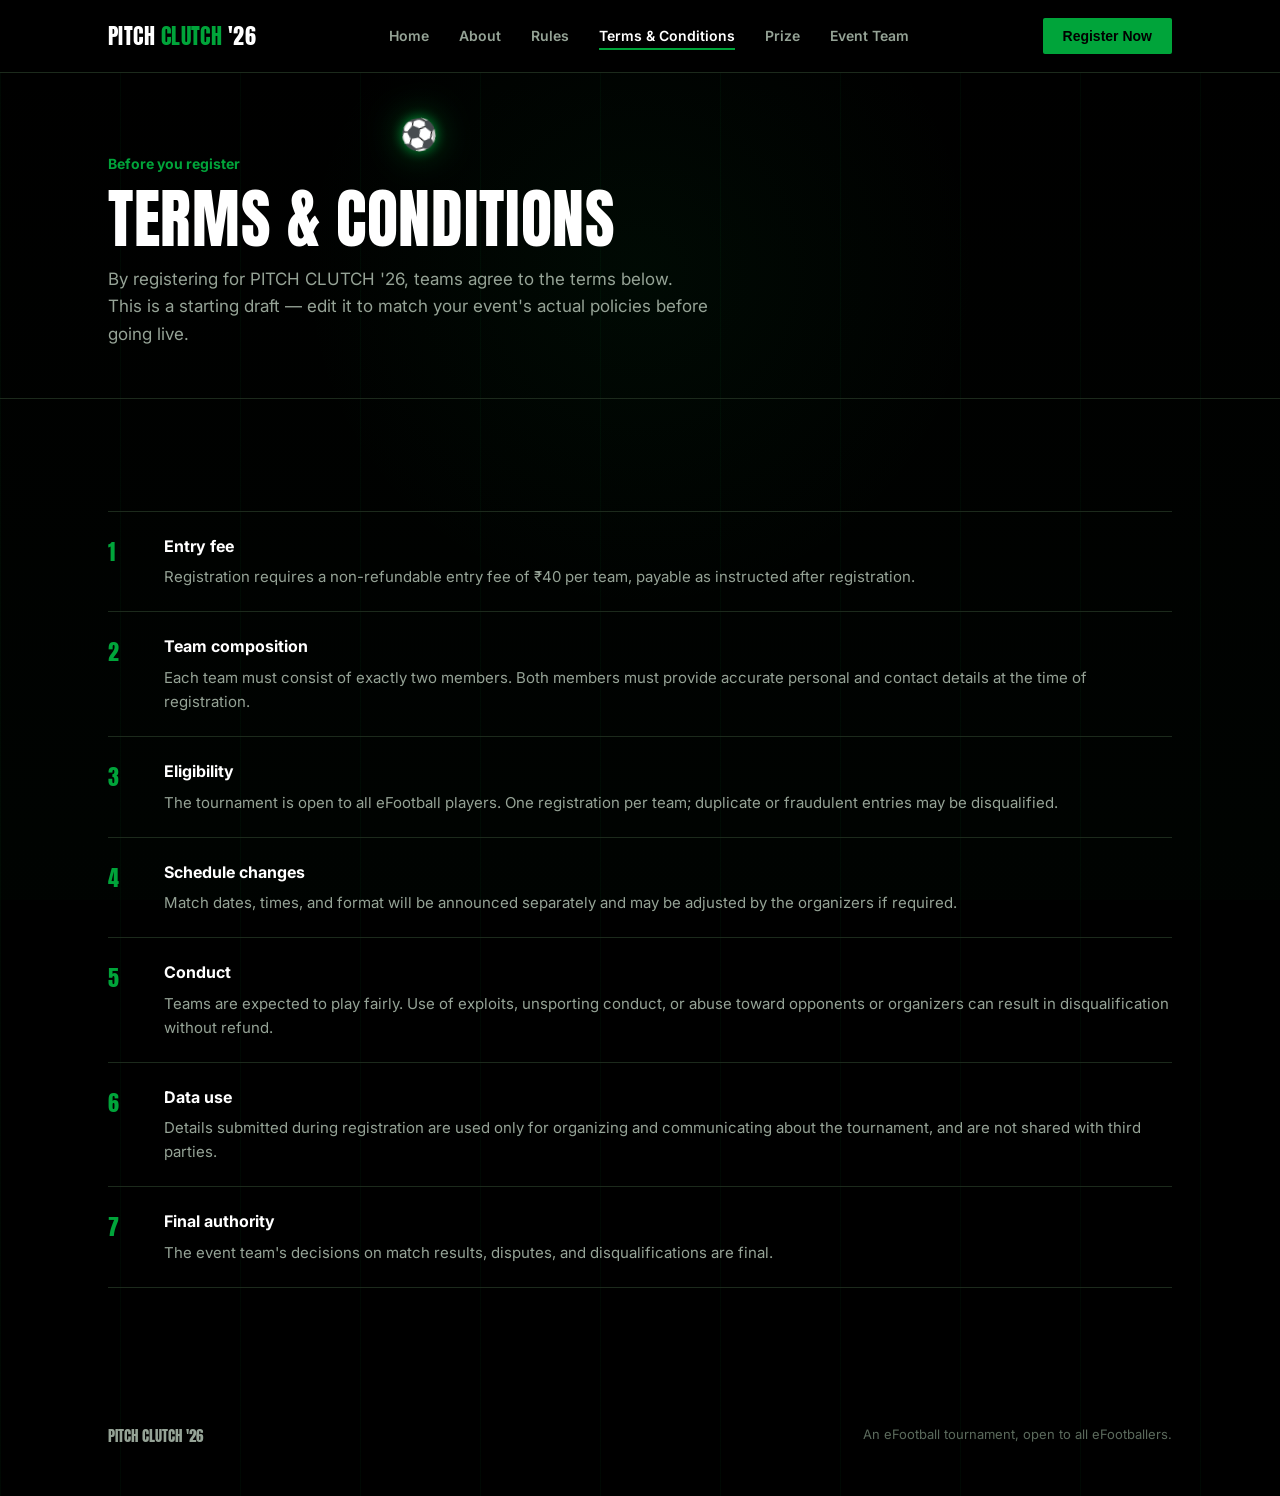
<file: terms.html>
<!DOCTYPE html>
<html lang="en">
<head>
<meta charset="UTF-8">
<meta name="viewport" content="width=device-width, initial-scale=1.0">
<title>Terms &amp; Conditions — Pitch Clutch '26</title>
<link rel="stylesheet" href="style.css">
</head>
<body>

<nav class="nav">
  <div class="nav-inner">
    <a href="index.html" class="logo">PITCH <span>CLUTCH</span> '26</a>
    <button class="nav-toggle" aria-label="Toggle menu"><span></span><span></span><span></span></button>
    <ul class="nav-links">
      <li><a href="index.html">Home</a></li>
      <li><a href="about.html">About</a></li>
      <li><a href="rules.html">Rules</a></li>
      <li><a href="terms.html">Terms &amp; Conditions</a></li>
      <li><a href="prize.html">Prize</a></li>
      <li><a href="team.html">Event Team</a></li>
    </ul>
    <a href="register.html"><button class="nav-cta">Register Now</button></a>
  </div>
</nav>

<header class="page-head">
  <div class="wrap">
    <div class="kicker">Before you register</div>
    <h1 class="display">Terms &amp; conditions</h1>
    <p>By registering for PITCH CLUTCH '26, teams agree to the terms below. This is a starting draft — edit it to match your event's actual policies before going live.</p>
  </div>
</header>

<section>
  <div class="wrap">
    <ol class="numbered">
      <li>
        <div class="body">
          <h3>Entry fee</h3>
          <p>Registration requires a non-refundable entry fee of ₹40 per team, payable as instructed after registration.</p>
        </div>
      </li>
      <li>
        <div class="body">
          <h3>Team composition</h3>
          <p>Each team must consist of exactly two members. Both members must provide accurate personal and contact details at the time of registration.</p>
        </div>
      </li>
      <li>
        <div class="body">
          <h3>Eligibility</h3>
          <p>The tournament is open to all eFootball players. One registration per team; duplicate or fraudulent entries may be disqualified.</p>
        </div>
      </li>
      <li>
        <div class="body">
          <h3>Schedule changes</h3>
          <p>Match dates, times, and format will be announced separately and may be adjusted by the organizers if required.</p>
        </div>
      </li>
      <li>
        <div class="body">
          <h3>Conduct</h3>
          <p>Teams are expected to play fairly. Use of exploits, unsporting conduct, or abuse toward opponents or organizers can result in disqualification without refund.</p>
        </div>
      </li>
      <li>
        <div class="body">
          <h3>Data use</h3>
          <p>Details submitted during registration are used only for organizing and communicating about the tournament, and are not shared with third parties.</p>
        </div>
      </li>
      <li>
        <div class="body">
          <h3>Final authority</h3>
          <p>The event team's decisions on match results, disputes, and disqualifications are final.</p>
        </div>
      </li>
    </ol>
  </div>
</section>

<footer>
  <div class="wrap" style="display:flex;justify-content:space-between;flex-wrap:wrap;gap:12px;width:100%;">
    <div class="fdisplay">PITCH CLUTCH '26</div>
    <div>An eFootball tournament, open to all eFootballers.</div>
  </div>
</footer>

<script src="app.js"></script>
<script src="pitch-effects.js"></script>
</body>
</html>
</file>
<file: style.css>
@import url('https://fonts.googleapis.com/css2?family=Anton&family=Inter:wght@400;500;600;700;800&display=swap');

:root{
  --bg:#000000;
  --surface:#0a0d0a;
  --surface-2:#0f150f;
  --line:#1c2a1c;
  --primary:#00A43A;
  --primary-hover:#006B2B;
  --text:#FFFFFF;
  --text-muted:#95a396;
  --text-faint:#5b6a5c;
  --radius:2px;
}

*{box-sizing:border-box;margin:0;padding:0;}

html{scroll-behavior:smooth;}

body{
  background:var(--bg);
  color:var(--text);
  font-family:'Inter',sans-serif;
  line-height:1.6;
  overflow-x:hidden;
  background-image:
    repeating-linear-gradient(90deg, rgba(0,164,58,0.05) 0px, rgba(0,164,58,0.05) 1px, transparent 1px, transparent 120px);
}

a{color:inherit;text-decoration:none;}

img,svg{display:block;max-width:100%;}

.display{
  font-family:'Anton',sans-serif;
  font-weight:400;
  letter-spacing:0.01em;
  line-height:0.95;
}

/* ---------- layout helpers ---------- */
.wrap{
  max-width:1120px;
  margin:0 auto;
  padding:0 28px;
}

section{
  padding:88px 0;
  border-bottom:1px solid var(--line);
}

section:last-of-type{border-bottom:none;}

/* ---------- nav ---------- */
.nav{
  position:sticky;
  top:0;
  z-index:50;
  background:rgba(0,0,0,0.88);
  backdrop-filter:blur(10px);
  border-bottom:1px solid var(--line);
}

.nav-inner{
  max-width:1120px;
  margin:0 auto;
  padding:18px 28px;
  display:flex;
  align-items:center;
  justify-content:space-between;
  gap:24px;
}

.logo{
  font-family:'Anton',sans-serif;
  font-size:22px;
  letter-spacing:0.02em;
  white-space:nowrap;
}
.logo span{color:var(--primary);}

.nav-links{
  display:flex;
  align-items:center;
  gap:30px;
  list-style:none;
  font-size:14px;
  font-weight:600;
}

.nav-links a{
  color:var(--text-muted);
  transition:color .15s ease;
  position:relative;
  padding:4px 0;
}
.nav-links a:hover, .nav-links a.active{color:var(--text);}
.nav-links a.active::after{
  content:"";
  position:absolute;
  left:0;right:0;bottom:-2px;
  height:2px;
  background:var(--primary);
}

.nav-cta{
  background:var(--primary);
  color:#000;
  font-weight:800;
  font-size:14px;
  padding:10px 20px;
  border-radius:var(--radius);
  border:none;
  cursor:pointer;
  transition:background .15s ease;
}
.nav-cta:hover{background:var(--primary-hover);color:#fff;}

.nav-toggle{
  display:none;
  background:none;border:none;
  width:28px;height:20px;
  position:relative;
  cursor:pointer;
}
.nav-toggle span{
  position:absolute;left:0;right:0;height:2px;background:var(--text);
  transition:transform .2s ease, opacity .2s ease;
}
.nav-toggle span:nth-child(1){top:0;}
.nav-toggle span:nth-child(2){top:9px;}
.nav-toggle span:nth-child(3){top:18px;}

/* ---------- buttons ---------- */
.btn{
  display:inline-flex;
  align-items:center;
  gap:10px;
  padding:15px 30px;
  font-weight:800;
  font-size:15px;
  border-radius:var(--radius);
  border:2px solid transparent;
  cursor:pointer;
  transition:all .15s ease;
}
.btn-primary{background:var(--primary);color:#000;}
.btn-primary:hover{background:var(--primary-hover);color:#fff;transform:translateY(-2px);}
.btn-outline{background:transparent;color:var(--text);border-color:var(--line);}
.btn-outline:hover{border-color:var(--primary);color:var(--primary);}

/* ---------- hero ---------- */
.hero{
  padding:120px 0 90px;
  position:relative;
  border-bottom:1px solid var(--line);
}

.hero-eyebrow{
  color:var(--primary);
  font-weight:700;
  font-size:15px;
  margin-bottom:18px;
}

.hero h1{
  font-size:clamp(48px,9vw,108px);
  text-transform:uppercase;
}
.hero h1 .accent{color:var(--primary);}

.hero-sub{
  margin-top:22px;
  font-size:clamp(18px,2.4vw,24px);
  color:var(--text-muted);
  max-width:640px;
}

.hero-meta{
  display:flex;
  flex-wrap:wrap;
  gap:14px;
  margin-top:40px;
}

.pill{
  border:1px solid var(--line);
  background:var(--surface);
  padding:12px 18px;
  border-radius:100px;
  font-size:14px;
  font-weight:600;
  color:var(--text-muted);
  display:flex;
  align-items:center;
  gap:8px;
}
.pill strong{color:var(--text);font-weight:800;}
.pill.fee{border-color:rgba(0,164,58,0.4);color:var(--text);}

.hero-actions{
  display:flex;
  flex-wrap:wrap;
  gap:16px;
  margin-top:44px;
}

.hero-field{
  margin-top:56px;
  padding-top:30px;
  border-top:1px solid var(--line);
  color:var(--text-faint);
  font-size:14px;
  max-width:520px;
}

/* ---------- page header (non-home pages) ---------- */
.page-head{
  padding:80px 0 50px;
  border-bottom:1px solid var(--line);
}
.page-head .kicker{color:var(--primary);font-weight:700;font-size:14px;margin-bottom:14px;}
.page-head h1{font-size:clamp(38px,6vw,64px);text-transform:uppercase;}
.page-head p{margin-top:16px;color:var(--text-muted);max-width:600px;font-size:17px;}

/* ---------- generic content ---------- */
.section-head{margin-bottom:40px;}
.section-head .kicker{color:var(--primary);font-weight:700;font-size:14px;margin-bottom:12px;}
.section-head h2{font-size:clamp(30px,4.5vw,46px);text-transform:uppercase;max-width:640px;}

.lede{
  font-size:19px;
  color:var(--text-muted);
  max-width:680px;
}

.card{
  background:var(--surface);
  border:1px solid var(--line);
  border-radius:var(--radius);
  padding:28px;
}

.card-grid{
  display:grid;
  grid-template-columns:repeat(auto-fit,minmax(240px,1fr));
  gap:18px;
  margin-top:32px;
}

.stat-num{
  font-family:'Anton',sans-serif;
  font-size:44px;
  color:var(--primary);
}

/* ---------- coming soon block ---------- */
.soon{
  border:1px dashed var(--line);
  border-radius:var(--radius);
  padding:56px 32px;
  text-align:center;
  margin-top:20px;
}
.soon .display{font-size:clamp(28px,5vw,42px);text-transform:uppercase;color:var(--text-muted);}
.soon p{margin-top:12px;color:var(--text-faint);}

/* ---------- prize podium ---------- */
.podium{
  display:flex;
  align-items:flex-end;
  justify-content:center;
  gap:24px;
  margin-top:56px;
  flex-wrap:wrap;
}

.podium-item{
  width:220px;
  text-align:center;
}

.podium-amount{
  font-family:'Anton',sans-serif;
  font-size:38px;
  color:#000;
}

.podium-block{
  background:linear-gradient(180deg, var(--primary), var(--primary-hover));
  border-radius:var(--radius) var(--radius) 0 0;
  display:flex;
  align-items:center;
  justify-content:center;
  flex-direction:column;
  gap:6px;
  transform-origin:bottom;
  animation:rise 0.9s cubic-bezier(.2,.9,.3,1) both;
}

.podium-item.first .podium-block{height:220px;}
.podium-item.second .podium-block{height:150px;}
.podium-item.first .podium-block{animation-delay:.1s;}
.podium-item.second .podium-block{animation-delay:.25s;}

@keyframes rise{
  from{transform:scaleY(0);opacity:0;}
  to{transform:scaleY(1);opacity:1;}
}

.podium-rank{
  font-size:13px;
  font-weight:800;
  letter-spacing:0.05em;
  color:#000;
  opacity:0.7;
}

.podium-label{
  margin-top:16px;
  font-weight:700;
  color:var(--text);
}
.podium-sub{color:var(--text-faint);font-size:13px;margin-top:4px;}

@media (prefers-reduced-motion: reduce){
  .podium-block{animation:none;}
}

/* ---------- rules / terms list ---------- */
.numbered{
  list-style:none;
  counter-reset:item;
  margin-top:24px;
}
.numbered li{
  counter-increment:item;
  display:flex;
  gap:20px;
  padding:22px 0;
  border-top:1px solid var(--line);
}
.numbered li:last-child{border-bottom:1px solid var(--line);}
.numbered li::before{
  content:counter(item);
  font-family:'Anton',sans-serif;
  font-size:22px;
  color:var(--primary);
  min-width:36px;
}
.numbered li .body h3{font-size:16px;margin-bottom:6px;}
.numbered li .body p{color:var(--text-muted);font-size:15px;}

/* ---------- team ---------- */
.team-grid{
  display:grid;
  grid-template-columns:repeat(auto-fit,minmax(200px,1fr));
  gap:18px;
  margin-top:36px;
}
.team-card{
  background:var(--surface);
  border:1px solid var(--line);
  padding:26px 22px;
  border-radius:var(--radius);
}
.team-avatar{
  width:52px;height:52px;
  border-radius:50%;
  background:var(--surface-2);
  border:1px solid var(--line);
  display:flex;align-items:center;justify-content:center;
  font-family:'Anton',sans-serif;
  color:var(--primary);
  font-size:18px;
  margin-bottom:16px;
}
.team-card h3{font-size:17px;}
.team-card .role{color:var(--primary);font-size:13px;font-weight:700;margin-top:4px;}
.team-card .contact{color:var(--text-faint);font-size:13px;margin-top:10px;}

/* ---------- footer ---------- */
footer{
  padding:48px 0;
  color:var(--text-faint);
  font-size:13px;
  display:flex;
  justify-content:space-between;
  flex-wrap:wrap;
  gap:12px;
}
footer .fdisplay{
  font-family:'Anton',sans-serif;
  color:var(--text-muted);
  font-size:15px;
}

/* ---------- registration ---------- */
.auth-box{
  max-width:460px;
  margin:0 auto;
  background:var(--surface);
  border:1px solid var(--line);
  padding:44px 36px;
  border-radius:var(--radius);
  text-align:center;
}
.auth-box .display{font-size:26px;text-transform:uppercase;margin-bottom:10px;}
.auth-box p{color:var(--text-muted);font-size:15px;margin-bottom:28px;}

.google-btn{
  width:100%;
  display:flex;
  align-items:center;
  justify-content:center;
  gap:12px;
  background:#fff;
  color:#1f1f1f;
  font-weight:700;
  font-size:15px;
  padding:14px 20px;
  border-radius:var(--radius);
  border:none;
  cursor:pointer;
  transition:opacity .15s ease;
}
.google-btn:hover{opacity:0.88;}
.google-btn svg{width:20px;height:20px;}

.session-bar{
  max-width:760px;
  margin:0 auto 30px;
  display:flex;
  align-items:center;
  justify-content:space-between;
  background:var(--surface);
  border:1px solid var(--line);
  padding:14px 20px;
  border-radius:var(--radius);
  font-size:14px;
  color:var(--text-muted);
}
.session-bar b{color:var(--text);}
.link-btn{
  background:none;border:none;color:var(--primary);font-weight:700;cursor:pointer;font-size:14px;
}
.link-btn:hover{color:var(--primary-hover);text-decoration:underline;}

.form-wrap{max-width:760px;margin:0 auto;}

fieldset{
  border:1px solid var(--line);
  border-radius:var(--radius);
  padding:28px 24px 10px;
  margin-bottom:24px;
}
legend{
  font-family:'Anton',sans-serif;
  font-size:20px;
  color:var(--primary);
  padding:0 10px;
  text-transform:uppercase;
}

.field-row{
  display:grid;
  grid-template-columns:1fr 1fr;
  gap:18px;
}
@media (max-width:640px){.field-row{grid-template-columns:1fr;}}

.field{margin-bottom:20px;}
.field label{
  display:block;
  font-size:13px;
  font-weight:700;
  color:var(--text-muted);
  margin-bottom:8px;
}
.field input, .field select{
  width:100%;
  background:var(--surface-2);
  border:1px solid var(--line);
  color:var(--text);
  padding:13px 14px;
  border-radius:var(--radius);
  font-size:15px;
  font-family:'Inter',sans-serif;
}
.field input:focus, .field select:focus{
  outline:none;
  border-color:var(--primary);
}
.field .err{
  color:#ff6b6b;
  font-size:12px;
  margin-top:6px;
  display:none;
}
.field.invalid input{border-color:#ff6b6b;}
.field.invalid .err{display:block;}

.college-choice{
  display:flex;
  gap:10px;
  margin-bottom:14px;
  flex-wrap:wrap;
}
.college-opt{
  flex:1;
  min-width:140px;
  text-align:center;
  padding:12px;
  border:1px solid var(--line);
  border-radius:var(--radius);
  cursor:pointer;
  font-weight:700;
  color:var(--text-muted);
  font-size:14px;
  transition:all .15s ease;
}
.college-opt.active{
  border-color:var(--primary);
  color:var(--primary);
  background:rgba(0,164,58,0.08);
}

.submit-row{
  display:flex;
  align-items:center;
  gap:18px;
  margin-top:8px;
  flex-wrap:wrap;
}

.form-msg{
  font-size:14px;
  font-weight:600;
  min-height:20px;
}
.form-msg.ok{color:var(--primary);}
.form-msg.error{color:#ff6b6b;}

.success-box{
  max-width:520px;
  margin:0 auto;
  text-align:center;
  background:var(--surface);
  border:1px solid var(--primary);
  padding:50px 36px;
  border-radius:var(--radius);
}
.success-box .display{font-size:30px;color:var(--primary);text-transform:uppercase;}
.success-box p{color:var(--text-muted);margin-top:14px;}

/* ---------- responsive nav ---------- */
@media (max-width:860px){
  .nav-links{
    position:fixed;
    top:64px;left:0;right:0;
    background:#000;
    border-bottom:1px solid var(--line);
    flex-direction:column;
    align-items:flex-start;
    padding:20px 28px 28px;
    gap:18px;
    transform:translateY(-140%);
    transition:transform .25s ease;
  }
  .nav-links.open{transform:translateY(0);}
  .nav-toggle{display:block;}
  .nav-cta{display:none;}
}


/* ============================================================
   PITCH CLUTCH — DYNAMIC MATCH-DAY EFFECTS
   ============================================================ */

/* ---------- cinematic scroll atmosphere ---------- */
body::before{
  content:"";
  position:fixed;
  inset:0;
  pointer-events:none;
  z-index:1;
  background:
    radial-gradient(circle at 50% 30%, rgba(0,164,58,0.055), transparent 38%),
    linear-gradient(180deg, transparent 0%, rgba(0,164,58,0.018) 100%);
  mix-blend-mode:screen;
}

/* Keep real content above the atmospheric overlay */
.nav,
main,
header,
section,
footer {
  position: relative;
  z-index: 1;
}

.nav {
  z-index: 9999;
}

/* ---------- high-speed football / GOAL trail ---------- */
.scroll-football{
  position:fixed;
  left:0;
  top:0;
  width:44px;
  height:44px;
  display:flex;
  align-items:center;
  justify-content:center;
  z-index:9999;
  pointer-events:none;
  font-size:30px;
  line-height:1;
  filter:
    drop-shadow(0 0 7px rgba(255,255,255,.75))
    drop-shadow(0 0 15px rgba(0,164,58,.8));
  will-change:transform,opacity;
}

.scroll-football::before,
.scroll-football::after{
  content:"";
  position:absolute;
  right:26px;
  top:50%;
  height:3px;
  border-radius:999px;
  transform:translateY(-50%);
  transform-origin:right center;
  background:linear-gradient(90deg, transparent, rgba(255,255,255,.9), rgba(0,164,58,.65));
  filter:blur(1px);
}

.scroll-football::before{
  width:115px;
  opacity:.7;
}

.scroll-football::after{
  width:65px;
  height:7px;
  opacity:.22;
  filter:blur(5px);
}

.scroll-football.goal-shot{
  animation:footballShot 1.05s cubic-bezier(.16,.78,.24,1) forwards;
}

.scroll-football .goal-word{
  position:absolute;
  left:34px;
  top:50%;
  transform:translateY(-50%);
  font-family:'Anton',sans-serif;
  font-size:20px;
  letter-spacing:.18em;
  color:rgba(255,255,255,.34);
  white-space:nowrap;
  opacity:0;
  animation:goalFade 2s ease-out forwards;
  animation-delay:.12s;
  text-shadow:0 0 12px rgba(0,164,58,.22);
}

@keyframes footballShot{
  0%{
    opacity:0;
    transform:translate3d(-10vw, 30px, 0) scale(.45) rotate(-20deg);
  }
  8%{
    opacity:1;
  }
  72%{
    opacity:1;
  }
  100%{
    opacity:0;
    transform:translate3d(115vw, -100px, 0) scale(.82) rotate(760deg);
  }
}

.scroll-football.reverse{
  transform:scaleX(-1);
}

@keyframes goalFade{
  0%{
    opacity:0;
    transform:translate(0,-50%) scale(1.15);
    filter:blur(0);
  }
  25%{
    opacity:.35;
  }
  100%{
    opacity:0;
    transform:translate(30px,-50%) scale(.88);
    filter:blur(2px);
  }
}

/* ---------- prize podium enhancement ---------- */
.podium-item{
  position:relative;
  transition:transform .3s ease, filter .3s ease;
}

.podium-item:hover{
  transform:translateY(-8px);
}

.podium-item.first{
  animation:prizeFloat 2.8s ease-in-out infinite;
}

.podium-item.second{
  animation:prizeFloat 3.2s ease-in-out infinite .2s;
}

.podium-item.first:hover,
.podium-item.second:hover{
  animation-play-state:paused;
}

@keyframes prizeFloat{
  0%,100%{transform:translateY(0);}
  50%{transform:translateY(-7px);}
}

/* ---------- premium rotating shields ---------- */
.podium-item.first::before,
.podium-item.second::before{
  content:"";
  position:absolute;
  left:50%;
  top:-54px;
  width:54px;
  height:66px;
  transform:translateX(-50%);
  z-index:5;
  clip-path:polygon(
    10% 8%, 90% 8%,
    96% 25%, 90% 68%,
    50% 100%,
    10% 68%, 4% 25%
  );
  border:2px solid rgba(255,255,255,.65);
  box-shadow:
    0 0 14px rgba(255,255,255,.18),
    inset 0 0 12px rgba(255,255,255,.3);
  animation:shieldSpin 5s linear infinite;
  transform-style:preserve-3d;
}

.podium-item.first::before{
  background:
    linear-gradient(135deg,
      #fff7b0 0%,
      #f6c945 18%,
      #b67b00 42%,
      #ffe98a 58%,
      #c58b00 78%,
      #fff1a3 100%);
  box-shadow:
    0 0 10px rgba(246,201,69,.65),
    0 0 30px rgba(246,201,69,.25),
    inset 0 0 12px rgba(255,255,255,.45);
}

.podium-item.second::before{
  background:
    linear-gradient(135deg,
      #ffffff 0%,
      #d9d9d9 18%,
      #858585 43%,
      #f2f2f2 58%,
      #9c9c9c 80%,
      #ffffff 100%);
  box-shadow:
    0 0 10px rgba(220,220,220,.55),
    0 0 25px rgba(220,220,220,.2),
    inset 0 0 12px rgba(255,255,255,.5);
}

.podium-item.first::after,
.podium-item.second::after{
  position:absolute;
  left:50%;
  top:-43px;
  transform:translateX(-50%);
  z-index:6;
  font-family:'Anton',sans-serif;
  font-size:20px;
  font-weight:400;
  line-height:1;
  color:#111;
  text-shadow:0 1px 2px rgba(255,255,255,.6);
  pointer-events:none;
}

.podium-item.first::after{
  content:"1";
}

.podium-item.second::after{
  content:"2";
  color:#333;
}

@keyframes shieldSpin{
  0%{
    transform:translateX(-50%) rotateY(0deg) rotateZ(-2deg);
  }
  25%{
    transform:translateX(-50%) rotateY(90deg) rotateZ(2deg);
  }
  50%{
    transform:translateX(-50%) rotateY(180deg) rotateZ(-2deg);
  }
  75%{
    transform:translateX(-50%) rotateY(270deg) rotateZ(2deg);
  }
  100%{
    transform:translateX(-50%) rotateY(360deg) rotateZ(-2deg);
  }
}

/* Stronger first-prize visual hierarchy */
.podium-item.first .podium-block{
  box-shadow:
    0 -8px 30px rgba(246,201,69,.13),
    inset 0 1px 0 rgba(255,255,255,.25);
}

.podium-item.second .podium-block{
  background:linear-gradient(180deg,#d6d6d6,#777);
  box-shadow:
    0 -8px 25px rgba(220,220,220,.10),
    inset 0 1px 0 rgba(255,255,255,.3);
}

/* Keep prize text readable on metallic blocks */
.podium-item.second .podium-amount,
.podium-item.second .podium-rank{
  color:#111;
}

/* ---------- subtle card lift across the site ---------- */
.card,
.team-card,
.soon,
.auth-box,
.success-box{
  transition:
    transform .28s ease,
    border-color .28s ease,
    box-shadow .28s ease;
}

.card:hover,
.team-card:hover{
  transform:translateY(-5px);
  border-color:rgba(0,164,58,.42);
  box-shadow:0 12px 35px rgba(0,0,0,.35);
}

/* ---------- mobile tuning ---------- */
@media (max-width:640px){
  .scroll-football{
    font-size:24px;
    width:34px;
    height:34px;
  }

  .scroll-football .goal-word{
    font-size:15px;
    left:27px;
  }

  .scroll-football::before{
    width:75px;
  }

  .scroll-football::after{
    width:45px;
  }

  .podium-item.first::before,
  .podium-item.second::before{
    top:-45px;
    width:44px;
    height:54px;
  }

  .podium-item.first::after,
  .podium-item.second::after{
    top:-36px;
    font-size:16px;
  }
}

/* ---------- accessibility ---------- */
@media (prefers-reduced-motion:reduce){
  .scroll-football{
    display:none !important;
  }

  .podium-item.first,
  .podium-item.second,
  .podium-item.first::before,
  .podium-item.second::before{
    animation:none !important;
  }

  .card,
  .team-card,
  .podium-item{
    transition:none;
  }
}

/* ============================================================
   PITCH CLUTCH PAYMENT SECTION
   ============================================================ */

.payment-fieldset {
  margin-top: 35px;
}

.payment-box {
  background:
    linear-gradient(
      145deg,
      #070907,
      #0d120d
    );

  border: 1px solid rgba(0, 164, 58, 0.45);

  padding: 28px;

  position: relative;

  overflow: hidden;
}


.payment-box::before {
  content: "";

  position: absolute;

  width: 260px;
  height: 260px;

  right: -130px;
  top: -130px;

  border-radius: 50%;

  background:
    rgba(0, 164, 58, 0.08);

  pointer-events: none;
}


.payment-heading {
  font-family: "Anton", sans-serif;

  font-size: 30px;

  color: #ffffff;

  text-transform: uppercase;

  line-height: 1.1;
}


.payment-heading span {
  color: #00A43A;

  margin-left: 5px;
}


.payment-subtitle {
  color: #8d9b8e;

  font-size: 14px;

  margin-top: 8px;
}


.payment-content {
  display: grid;

  grid-template-columns:
    minmax(220px, 320px)
    1fr;

  gap: 30px;

  align-items: center;

  margin-top: 25px;
}


.payment-qr {
  background: #000000;

  padding: 10px;

  border: 2px solid #00A43A;

  border-radius: 4px;

  box-shadow:
    0 0 30px
    rgba(0, 164, 58, 0.18);
}


.payment-qr img {
  width: 100%;

  height: auto;

  display: block;
}


.payment-details {
  display: flex;

  flex-direction: column;

  gap: 15px;

  color: #9ba79c;

  font-size: 14px;

  line-height: 1.6;
}


.fee-display {
  border-left: 3px solid #00A43A;

  padding: 12px 16px;

  background:
    rgba(0, 164, 58, 0.07);
}


.fee-display small {
  display: block;

  color: #8d9b8e;

  font-size: 11px;

  letter-spacing: 1.5px;
}


.fee-display strong {
  display: block;

  color: #00A43A;

  font-family: "Anton", sans-serif;

  font-size: 42px;

  line-height: 1;

  margin-top: 5px;
}


.upi-id {
  color: #8d9b8e;

  font-size: 13px;
}


.upi-id strong {
  color: #ffffff;
}


.payment-upload {
  margin-top: 28px;

  padding: 20px;

  border: 1px dashed
    rgba(0, 164, 58, 0.55);

  background: #090d09;
}


.payment-upload label {
  display: block;

  color: #ffffff;

  font-size: 15px;

  font-weight: 800;

  margin-bottom: 8px;
}


.upload-description {
  color: #6f7c70;

  font-size: 12px;

  margin-bottom: 14px;
}


.payment-upload input[type="file"] {
  width: 100%;

  color: #9ba79c;

  background: #101510;

  border: 1px solid #1d2b1e;

  padding: 12px;

  border-radius: 2px;

  cursor: pointer;
}


.payment-upload input[type="file"]:focus {
  outline: none;

  border-color: #00A43A;
}


.file-name {
  margin-top: 9px;

  min-height: 18px;

  color: #00A43A;

  font-size: 12px;
}


/* ================= MOBILE ================= */

@media (max-width: 700px) {

  .payment-content {
    grid-template-columns: 1fr;
  }


  .payment-qr {
    max-width: 320px;

    margin: 0 auto;
  }


  .payment-box {
    padding: 20px 16px;
  }


  .payment-heading {
    font-size: 25px;
  }

}

/* =========================================================
   MOBILE NAVIGATION — FINAL CLICK/STACKING FIX
   ========================================================= */

@media (max-width: 860px) {

  .nav {
    position: sticky !important;
    top: 0;
    z-index: 9999 !important;
  }

  .nav-inner {
    position: relative;
    z-index: 10000 !important;
  }

  .nav-toggle {
    position: relative;
    z-index: 10002 !important;
    pointer-events: auto !important;
  }

  .nav-links {
    position: fixed !important;

    top: 64px;
    left: 0;
    right: 0;

    z-index: 10001 !important;

    background: #000 !important;

    display: flex !important;
    flex-direction: column;
    align-items: flex-start;

    padding: 20px 28px 28px;
    gap: 18px;

    transform: translateY(-140%);
    transition: transform 0.25s ease;

    pointer-events: none;
  }

  .nav-links.open {
    transform: translateY(0);
    pointer-events: auto !important;
  }

  .nav-links li {
    position: relative;
    z-index: 10002;
    width: 100%;
  }

  .nav-links a {
    position: relative;
    z-index: 10003;

    display: block;
    width: 100%;

    color: var(--text-muted);

    pointer-events: auto !important;
    touch-action: manipulation;
  }

  .nav-links a:hover,
  .nav-links a.active {
    color: #00ff66;
  }

  /* Keep all page content below the mobile menu */
  main,
  header,
  section,
  footer {
    position: relative;
    z-index: 1 !important;
  }
}
</file>
